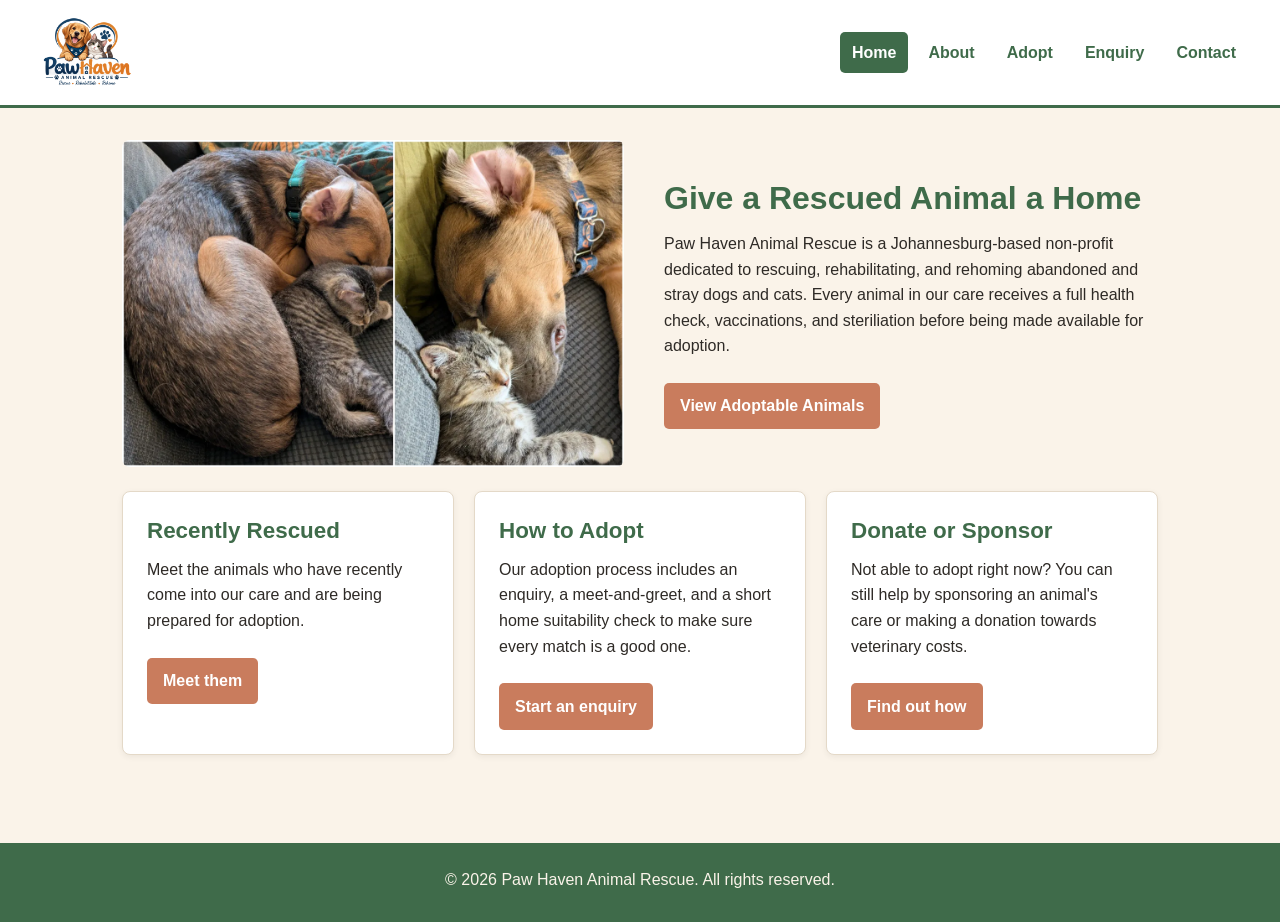
<file: index.html>
<!DOCTYPE html>
<html lang="en">
<head>
    <meta charset="UTF-8">
    <meta name="viewport" content="width=device-width, initial-scale=1.0">
    <title>Paw Haven Animal Rescue | Home</title>
    <meta name="description" content="Learn how Paw Haven Animal Rescue supports rescued dogs and cats and find out how to adopt, volunteer or sponsor animal care in Johannesburg.">
    <meta name="keywords" content="animal rescue Johannesburg, adopt a dog, adopt a cat, volunteer animal shelter, sponsor animal care">
    <link rel="stylesheet" href="css/style.css">
    <script src="js/script.js" defer></script>
</head>
<body>
    <a class="skip-link" href="#main-content">Skip to main content</a>

    <!-- Site header: logo and main navigation, repeated identically on every page -->
    <header class="site-header">
        <a class="logo-link" href="index.html" aria-label="Paw Haven home">
            <img src="images/logo.png" alt="Paw Haven Animal Rescue logo" width="165" height="160">
        </a>
        <nav aria-label="Main navigation">
            <ul>
                <li><a href="index.html" aria-current="page">Home</a></li>
                <li><a href="about.html">About</a></li>
                <li><a href="adopt.html">Adopt</a></li>
                <li><a href="enquiry.html">Enquiry</a></li>
                <li><a href="contact.html">Contact</a></li>
            </ul>
        </nav>
    </header>

    <!-- The main content introduces the rescue and the three main site pathways. -->
    <main id="main-content">
        <!-- Hero section: first thing a visitor sees, establishes purpose and a clear call to action -->
        <section id="hero" class="hero-section">
            <img class="hero-image" src="images/Rescued dog and cat.webp" alt="Rescued dog and cat at Paw Haven shelter" width="350" height="180">
            <div class="hero-copy">
                <h1>Give a Rescued Animal a Home</h1>
                <p>Paw Haven Animal Rescue is a Johannesburg-based non-profit dedicated to rescuing,
                    rehabilitating, and rehoming abandoned and stray dogs and cats. Every animal in our
                    care receives a full health check, vaccinations, and steriliation before being made
                    available for adoption.</p>
                <a class="button-link" href="adopt.html">View Adoptable Animals</a>
            </div>
        </section>

        <!-- Three highlight blocks summarising the main things a visitor can do on the site -->
        <section id="highlights" aria-label="Ways to get involved">
            <article class="content-card">
                <h2>Recently Rescued</h2>
                <p>Meet the animals who have recently come into our care and are being prepared
                    for adoption.</p>
                <a class="button-link" href="adopt.html">Meet them</a>
            </article>
            <article class="content-card">
                <h2>How to Adopt</h2>
                <p>Our adoption process includes an enquiry, a meet-and-greet, and a short home
                    suitability check to make sure every match is a good one.</p>
                <a class="button-link" href="enquiry.html">Start an enquiry</a>
            </article>
            <article class="content-card">
                <h2>Donate or Sponsor</h2>
                <p>Not able to adopt right now? You can still help by sponsoring an animal's care
                    or making a donation towards veterinary costs.</p>
                <a class="button-link" href="enquiry.html">Find out how</a>
            </article>
        </section>
    </main>

    <!-- Site footer: repeated identically on every page -->
    <footer class="site-footer">
        <p>&copy; 2026 Paw Haven Animal Rescue. All rights reserved.</p>
    </footer>
</body>
</html>
</file>
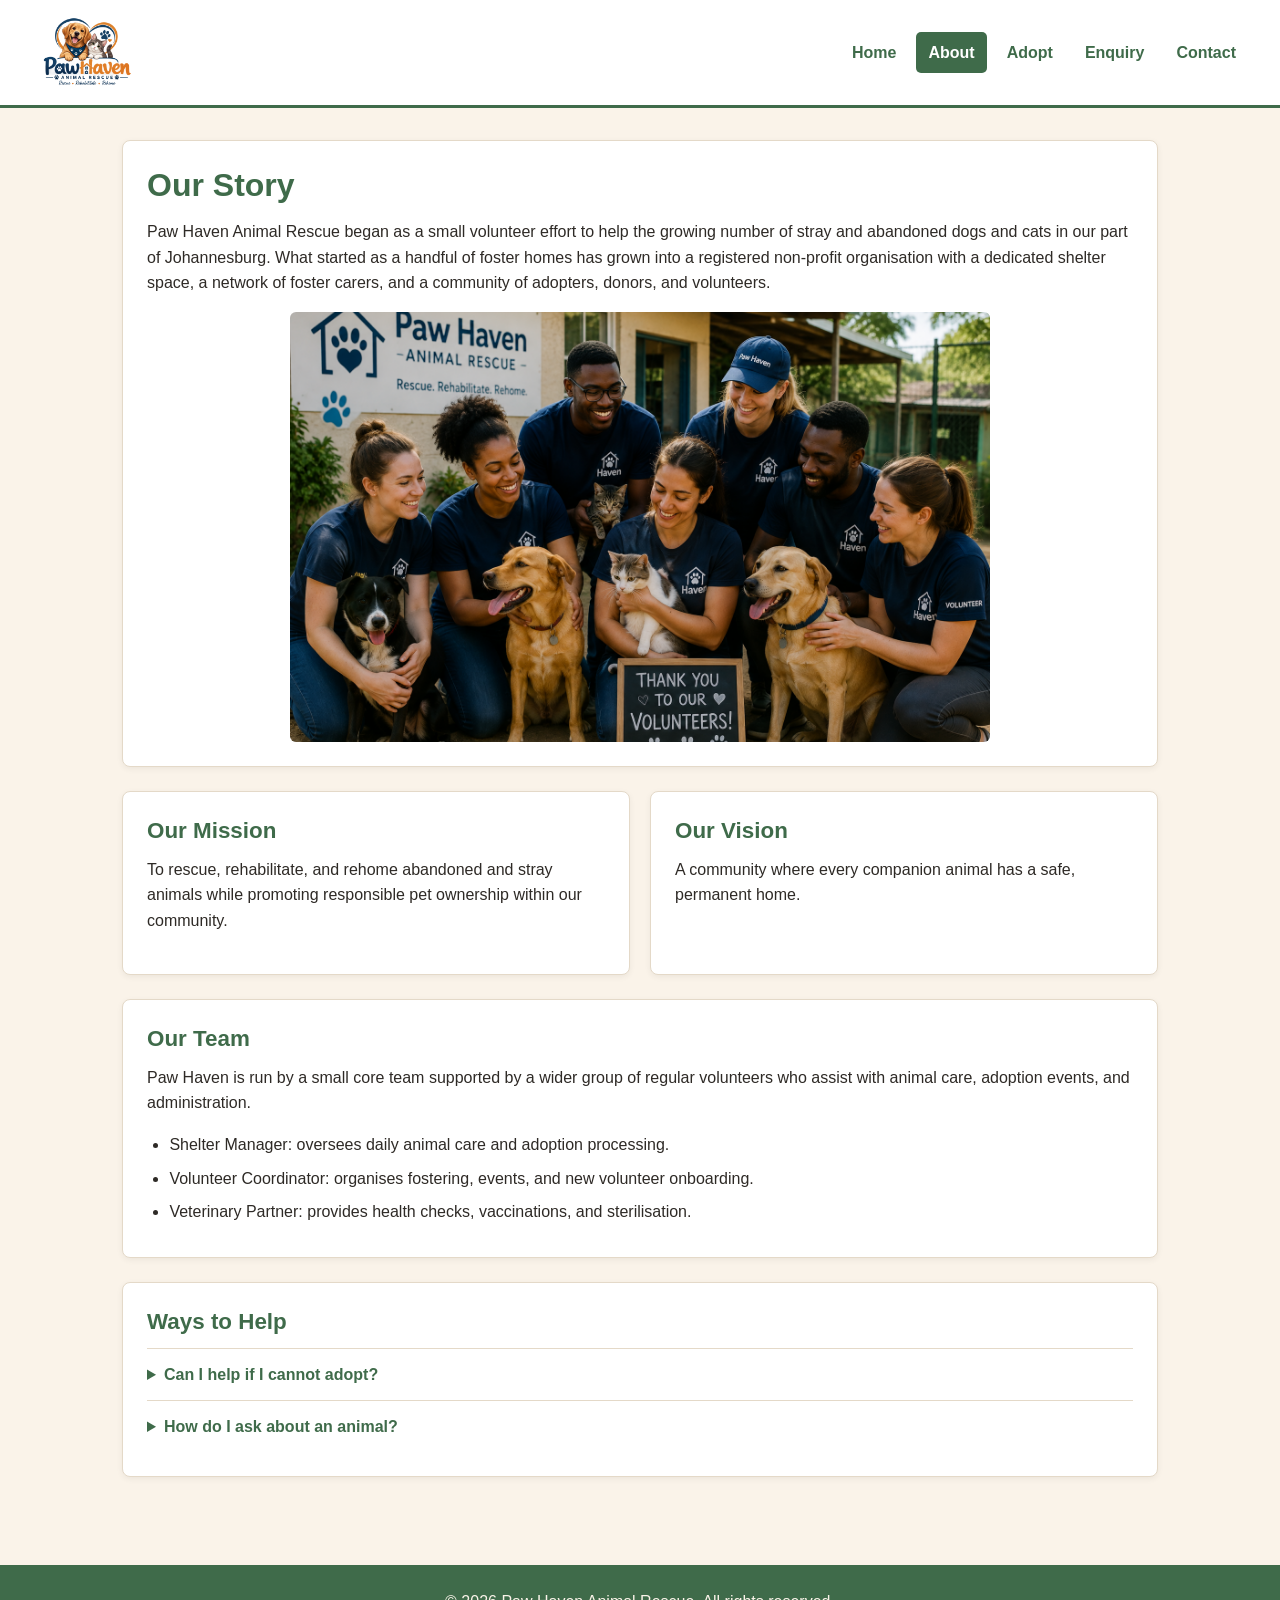
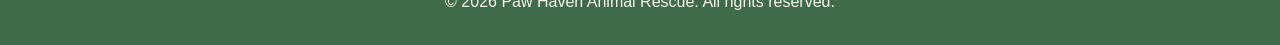
<file: about.html>
<!DOCTYPE html>
<html lang="en">
<head>
    <meta charset="UTF-8">
    <meta name="viewport" content="width=device-width, initial-scale=1.0">
    <title>About Us | Paw Haven Animal Rescue</title>
    <meta name="description" content="Learn about Paw Haven Animal Rescue's story, mission, vision, and the volunteers who run the shelter.">
    <meta name="keywords" content="about Paw Haven, animal rescue mission, animal shelter volunteers, responsible pet ownership">
    <link rel="stylesheet" href="css/style.css">
    <script src="js/script.js" defer></script>
</head>
<body>
    <a class="skip-link" href="#main-content">Skip to main content</a>

    <!-- Site header: logo and main navigation, identical on every page so the site
         feels consistent no matter which page a visitor lands on first -->
    <header class="site-header">
        <a class="logo-link" href="index.html" aria-label="Paw Haven home">
            <img src="images/logo.png" alt="Paw Haven Animal Rescue logo" width="165" height="160">
        </a>
        <nav aria-label="Main navigation">
            <ul>
                <li><a href="index.html">Home</a></li>
                <li><a href="about.html" aria-current="page">About</a></li>
                <li><a href="adopt.html">Adopt</a></li>
                <li><a href="enquiry.html">Enquiry</a></li>
                <li><a href="contact.html">Contact</a></li>
            </ul>
        </nav>
    </header>

    <!-- The main content introduces the organisation before its mission and team. -->
    <main id="main-content">
        <!-- Our Story: builds trust with a first-time visitor by explaining how the
             organisation started, before asking them to adopt, donate, or volunteer -->
        <section id="our-story" class="page-intro content-card">
            <h1>Our Story</h1>
            <p>Paw Haven Animal Rescue began as a small volunteer effort to help the growing
                number of stray and abandoned dogs and cats in our part of Johannesburg. What
                started as a handful of foster homes has grown into a registered non-profit
                organisation with a dedicated shelter space, a network of foster carers, and
                a community of adopters, donors, and volunteers.</p>
            <img class="feature-image" src="images/Paw Haven shelter team and volunteers.png" alt="Paw Haven shelter team and volunteers" width="350" height="180" loading="lazy">
        </section>

        <!-- Mission and Vision are kept short and separate from the story above so a
             visitor skimming the page can find them quickly -->
        <section class="two-column-section" id="mission-vision">
            <article class="content-card">
                <h2>Our Mission</h2>
                <p>To rescue, rehabilitate, and rehome abandoned and stray animals while promoting
                    responsible pet ownership within our community.</p>
            </article>
            <article class="content-card">
                <h2>Our Vision</h2>
                <p>A community where every companion animal has a safe, permanent home.</p>
            </article>
        </section>

        <!-- Team section: listed as roles rather than named individuals, since this is a
             fictional organisation created for the project rather than a real shelter -->
        <section id="team" class="content-card">
            <h2>Our Team</h2>
            <p>Paw Haven is run by a small core team supported by a wider group of regular
                volunteers who assist with animal care, adoption events, and administration.</p>
            <ul class="content-list">
                <li>Shelter Manager: oversees daily animal care and adoption processing.</li>
                <li>Volunteer Coordinator: organises fostering, events, and new volunteer onboarding.</li>
                <li>Veterinary Partner: provides health checks, vaccinations, and sterilisation.</li>
            </ul>
        </section>

        <!-- These expandable answers add the reference's quick guidance without replacing existing copy. -->
        <section id="help-faq" class="content-card">
            <h2>Ways to Help</h2>
            <details>
                <summary>Can I help if I cannot adopt?</summary>
                <p>Yes. Use the enquiry page to ask about volunteering or sponsoring animal care.</p>
            </details>
            <details>
                <summary>How do I ask about an animal?</summary>
                <p>Visit the Adopt page, choose an animal profile and use the enquiry form to send your question.</p>
            </details>
        </section>
    </main>

    <!-- Site footer: repeated identically on every page -->
    <footer class="site-footer">
        <p>&copy; 2026 Paw Haven Animal Rescue. All rights reserved.</p>
    </footer>
</body>
</html>
</file>
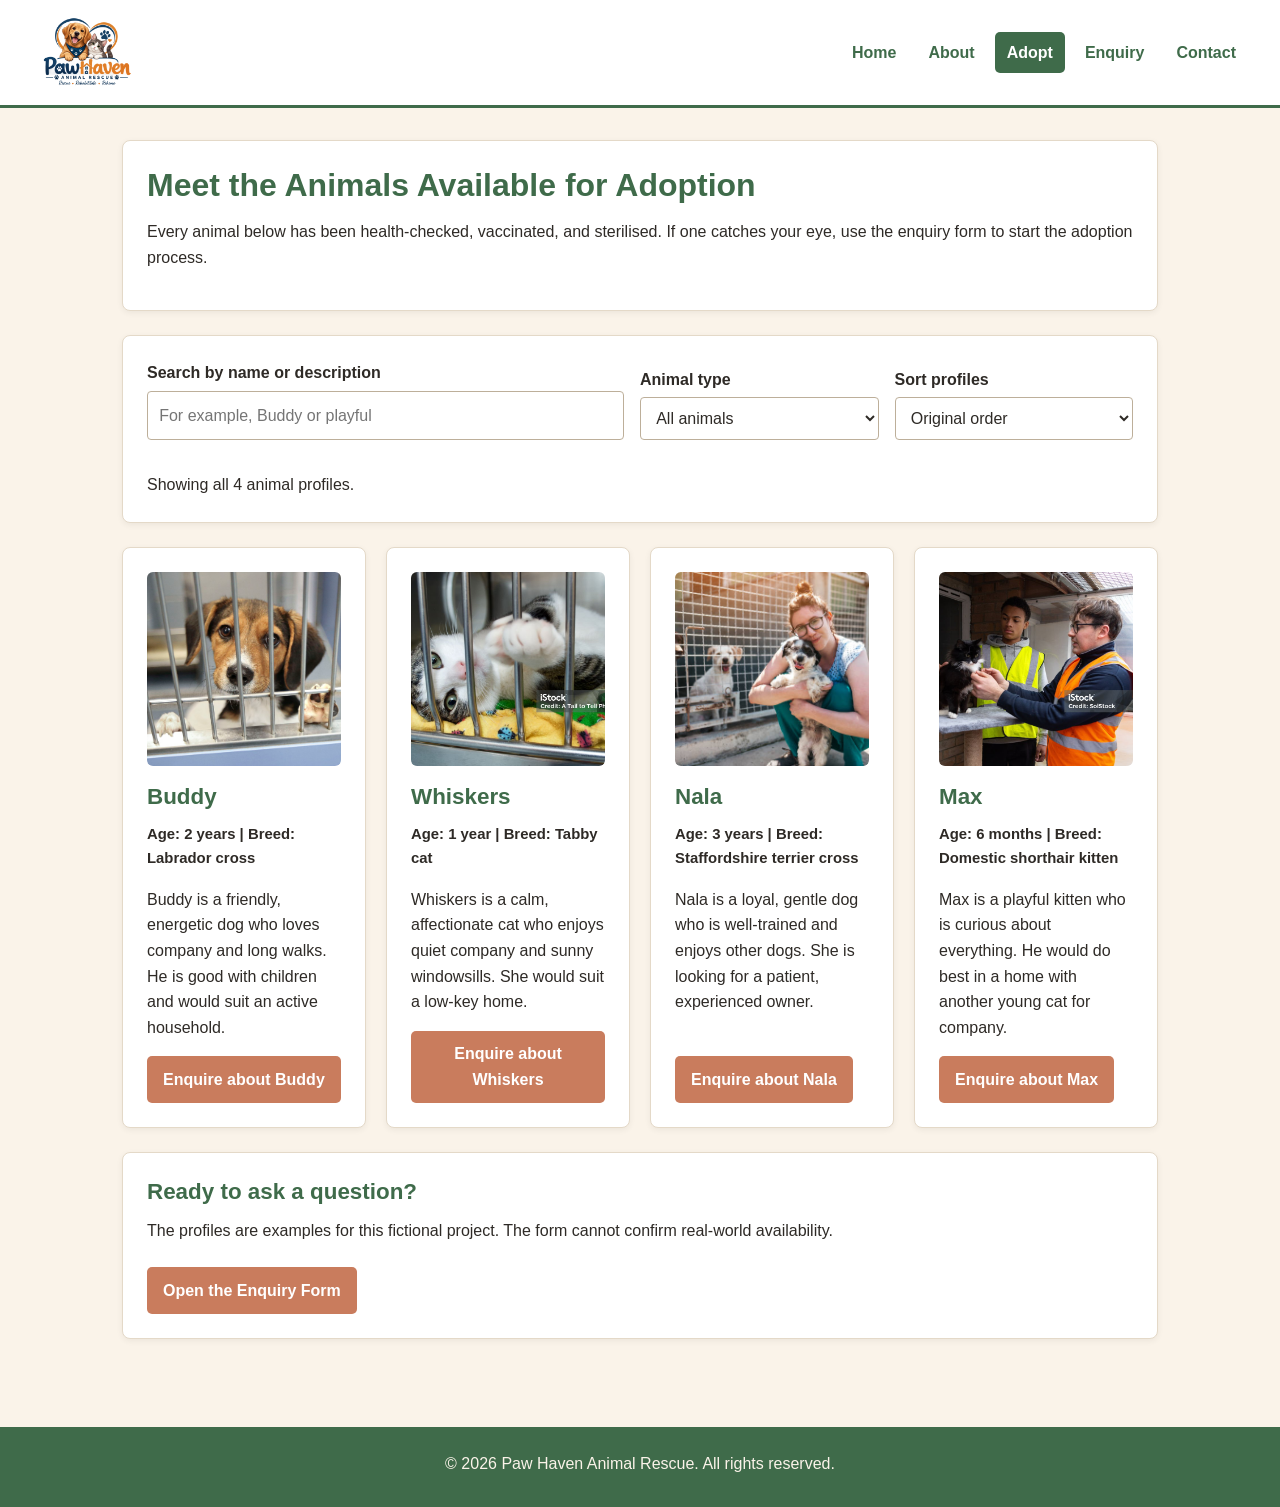
<file: adopt.html>
<!DOCTYPE html>
<html lang="en">
<head>
    <meta charset="UTF-8">
    <meta name="viewport" content="width=device-width, initial-scale=1.0">
    <title>Adopt | Paw Haven Animal Rescue</title>
    <meta name="description" content="Meet the dogs and cats currently available for adoption at Paw Haven Animal Rescue.">
    <meta name="keywords" content="adopt a dog Johannesburg, adopt a cat Johannesburg, rescue dog, rescue cat, Paw Haven animals">
    <link rel="stylesheet" href="css/style.css">
    <script src="js/script.js" defer></script>
    <!-- This page fulfils the brief's required "Services/Products" page for Paw Haven,
         renamed to "Adopt" since that is this organisation's core offering. -->
</head>
<body>
    <a class="skip-link" href="#main-content">Skip to main content</a>

    <!-- The shared header keeps navigation consistent across all pages. -->
    <header class="site-header">
        <a class="logo-link" href="index.html" aria-label="Paw Haven home">
            <img src="images/logo.png" alt="Paw Haven Animal Rescue logo" width="165" height="160">
        </a>
        <nav aria-label="Main navigation">
            <ul>
                <li><a href="index.html">Home</a></li>
                <li><a href="about.html">About</a></li>
                <li><a href="adopt.html" aria-current="page">Adopt</a></li>
                <li><a href="enquiry.html">Enquiry</a></li>
                <li><a href="contact.html">Contact</a></li>
            </ul>
        </nav>
    </header>

    <!-- Search and filters help visitors browse the animal profiles. -->
    <main id="main-content">
        <section id="adopt-intro" class="page-intro content-card">
            <h1>Meet the Animals Available for Adoption</h1>
            <p>Every animal below has been health-checked, vaccinated, and sterilised. If one
                catches your eye, use the enquiry form to start the adoption process.</p>
        </section>

        <section class="animal-tools content-card" aria-label="Search and filter animal profiles">
            <div class="field-group">
                <label for="animal-search">Search by name or description</label>
                <input type="search" id="animal-search" placeholder="For example, Buddy or playful" autocomplete="off">
            </div>
            <div class="field-group">
                <label for="animal-type-filter">Animal type</label>
                <select id="animal-type-filter">
                    <option value="all">All animals</option>
                    <option value="dog">Dogs</option>
                    <option value="cat">Cats</option>
                </select>
            </div>
            <div class="field-group">
                <label for="animal-sort">Sort profiles</label>
                <select id="animal-sort">
                    <option value="default">Original order</option>
                    <option value="name">Name (A–Z)</option>
                    <option value="age-young">Age (youngest first)</option>
                    <option value="age-old">Age (oldest first)</option>
                </select>
            </div>
            <p id="animal-results" class="results-message" aria-live="polite">Showing all 4 animal profiles.</p>
        </section>

        <!-- Each article is one adoptable animal profile: original fictional content -->
        <section id="animal-list" class="animal-grid" aria-label="Animal adoption profiles">
            <article class="animal-card content-card" data-animal-type="dog" data-age="2" data-order="1">
                <img class="lightbox-image" data-lightbox src="images/buddy.jpg" alt="Buddy, a two-year-old brown Labrador cross" width="250" height="250" loading="lazy" tabindex="0" role="button" aria-label="View a larger picture of Buddy">
                <h2>Buddy</h2>
                <p class="animal-facts">Age: 2 years | Breed: Labrador cross</p>
                <p>Buddy is a friendly, energetic dog who loves company and long walks. He is
                    good with children and would suit an active household.</p>
                <a class="button-link" href="enquiry.html?animal=Buddy">Enquire about Buddy</a>
            </article>
            <article class="animal-card content-card" data-animal-type="cat" data-age="1" data-order="2">
                <img class="lightbox-image" data-lightbox src="images/Whiskers.jpg" alt="Whiskers, a one-year-old grey tabby cat" width="250" height="250" loading="lazy" tabindex="0" role="button" aria-label="View a larger picture of Whiskers">
                <h2>Whiskers</h2>
                <p class="animal-facts">Age: 1 year | Breed: Tabby cat</p>
                <p>Whiskers is a calm, affectionate cat who enjoys quiet company and sunny
                    windowsills. She would suit a low-key home.</p>
                <a class="button-link" href="enquiry.html?animal=Whiskers">Enquire about Whiskers</a>
            </article>
            <article class="animal-card content-card" data-animal-type="dog" data-age="3" data-order="3">
                <img class="lightbox-image" data-lightbox src="images/Nala.jpg" alt="Nala, a three-year-old Staffordshire terrier cross" width="250" height="250" loading="lazy" tabindex="0" role="button" aria-label="View a larger picture of Nala">
                <h2>Nala</h2>
                <p class="animal-facts">Age: 3 years | Breed: Staffordshire terrier cross</p>
                <p>Nala is a loyal, gentle dog who is well-trained and enjoys other dogs. She is
                    looking for a patient, experienced owner.</p>
                <a class="button-link" href="enquiry.html?animal=Nala">Enquire about Nala</a>
            </article>
            <article class="animal-card content-card" data-animal-type="cat" data-age="0.5" data-order="4">
                <img class="lightbox-image" data-lightbox src="images/Max.jpg" alt="Max, a six-month-old black and white kitten" width="250" height="250" loading="lazy" tabindex="0" role="button" aria-label="View a larger picture of Max">
                <h2>Max</h2>
                <p class="animal-facts">Age: 6 months | Breed: Domestic shorthair kitten</p>
                <p>Max is a playful kitten who is curious about everything. He would do best in
                    a home with another young cat for company.</p>
                <a class="button-link" href="enquiry.html?animal=Max">Enquire about Max</a>
            </article>
            <p id="no-animals" class="empty-results" hidden>No profiles match your search. Try a different name or filter.</p>
        </section>

        <section class="content-card page-callout">
            <h2>Ready to ask a question?</h2>
            <p>The profiles are examples for this fictional project. The form cannot confirm real-world availability.</p>
            <a class="button-link" href="enquiry.html">Open the Enquiry Form</a>
        </section>
    </main>

    <!-- The footer repeats the original project information on every page. -->
    <footer class="site-footer">
        <p>&copy; 2026 Paw Haven Animal Rescue. All rights reserved.</p>
    </footer>
</body>
</html>
</file>
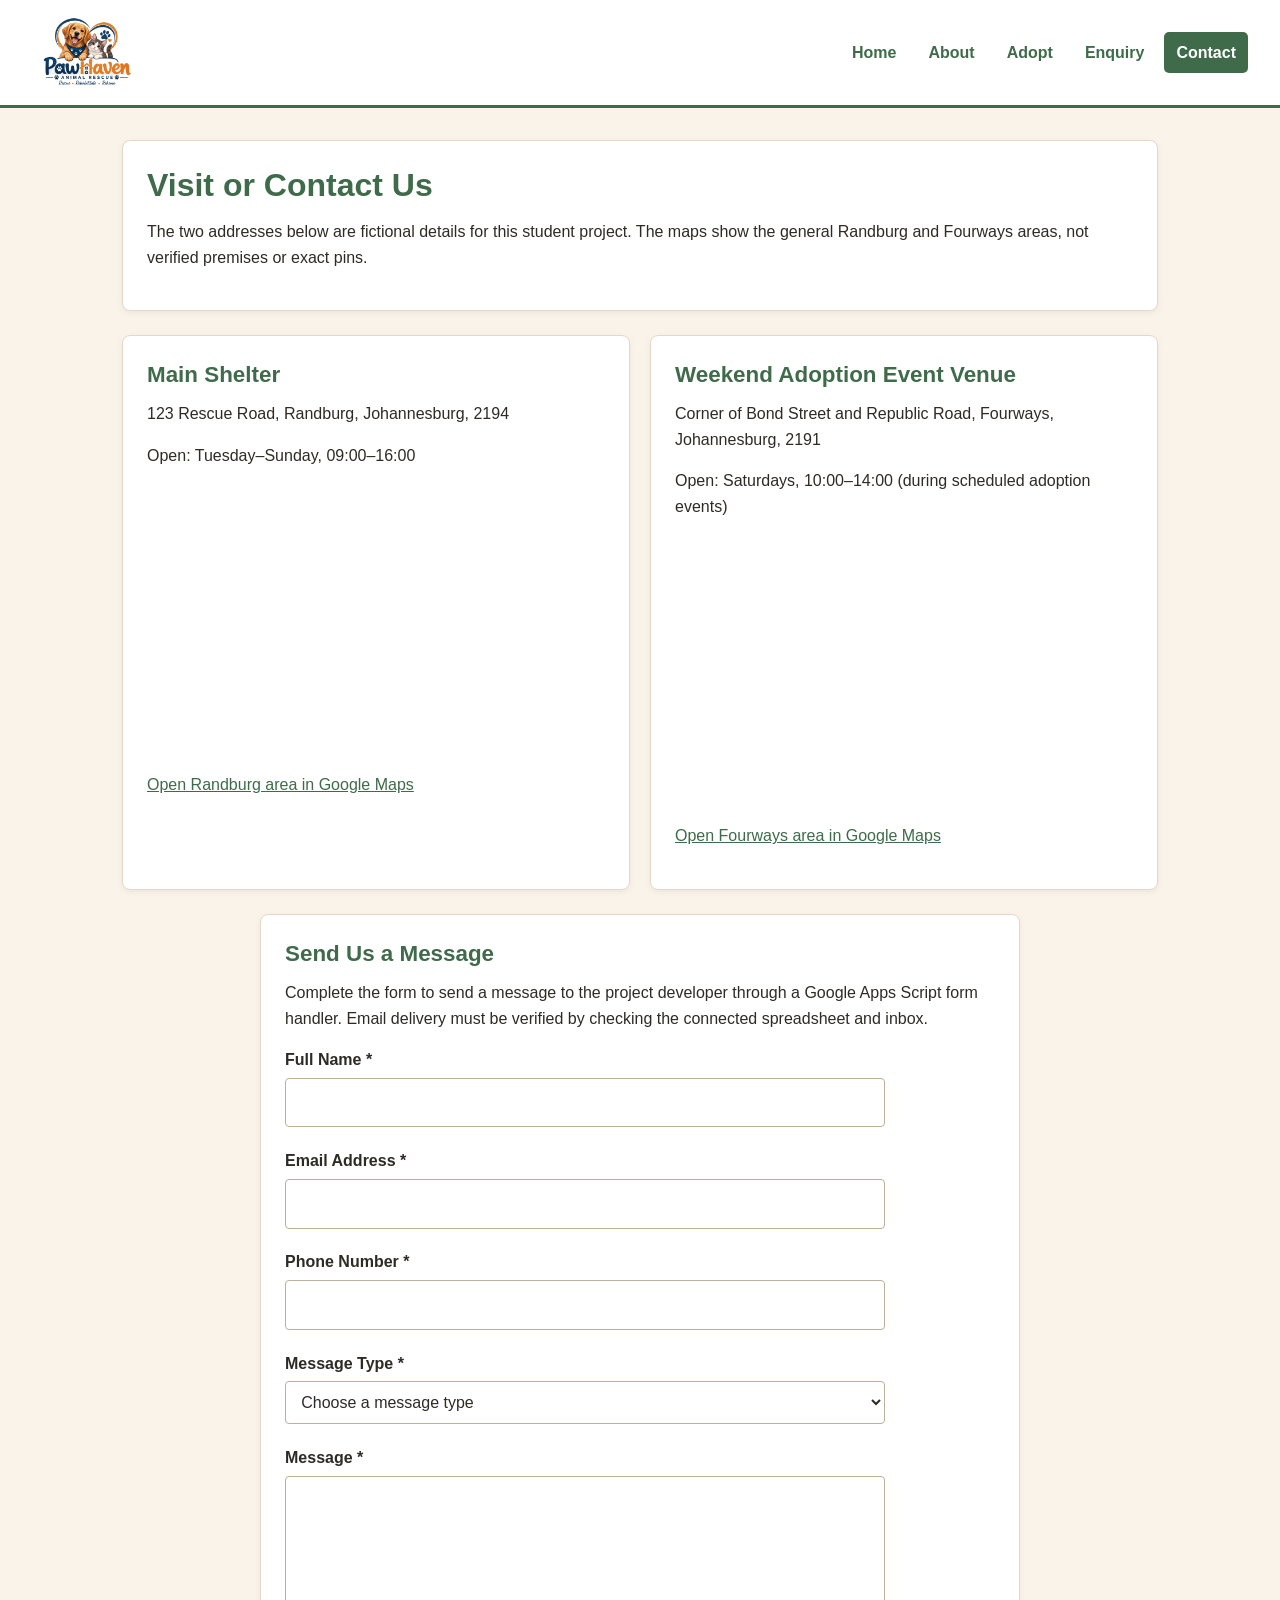
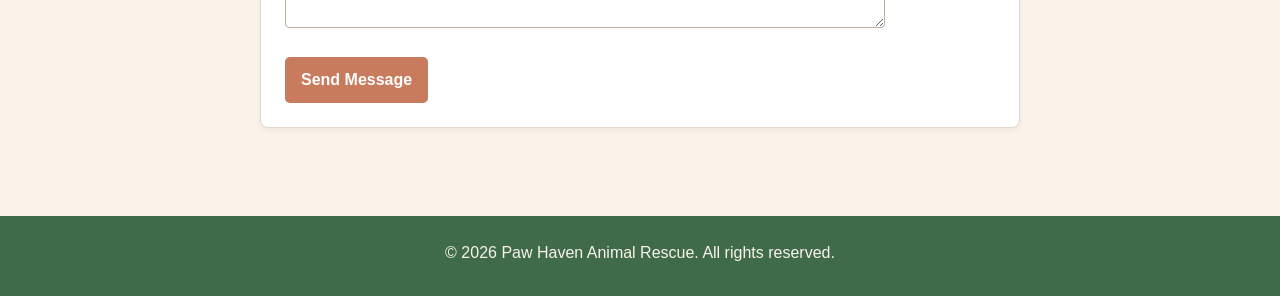
<file: contact.html>
<!DOCTYPE html>
<html lang="en">
<head>
    <meta charset="UTF-8">
    <meta name="viewport" content="width=device-width, initial-scale=1.0">
    <title>Contact | Paw Haven Animal Rescue</title>
    <meta name="description" content="Contact details, locations, and a contact form for Paw Haven Animal Rescue.">
    <meta name="keywords" content="contact animal rescue Johannesburg, Paw Haven contact, animal shelter enquiries">
    <link rel="stylesheet" href="css/style.css">
    <script src="js/script.js" defer></script>
</head>
<body>
    <a class="skip-link" href="#main-content">Skip to main content</a>

    <!-- The shared header contains the site logo and main page navigation. -->
    <header class="site-header">
        <a class="logo-link" href="index.html" aria-label="Paw Haven home">
            <img src="images/logo.png" alt="Paw Haven Animal Rescue logo" width="165" height="160">
        </a>
        <nav aria-label="Main navigation">
            <ul>
                <li><a href="index.html">Home</a></li>
                <li><a href="about.html">About</a></li>
                <li><a href="adopt.html">Adopt</a></li>
                <li><a href="enquiry.html">Enquiry</a></li>
                <li><a href="contact.html" aria-current="page">Contact</a></li>
            </ul>
        </nav>
    </header>

    <!-- The main content includes example locations and the contact form. -->
    <main id="main-content">
        <section class="page-intro content-card" id="locations">
            <h1>Visit or Contact Us</h1>
            <p>The two addresses below are fictional details for this student project. The maps show the general Randburg and Fourways areas, not verified premises or exact pins.</p>
        </section>

        <!-- Maps show general area searches, not exact premises. -->
        <section class="location-grid" aria-label="Example location areas">
            <article class="content-card location-card">
                <h2>Main Shelter</h2>
                <p>123 Rescue Road, Randburg, Johannesburg, 2194</p>
                <p>Open: Tuesday–Sunday, 09:00–16:00</p>
                <iframe title="Map showing the general Randburg, Johannesburg area" src="https://www.google.com/maps?q=Randburg%2C%20Johannesburg&output=embed" loading="lazy" referrerpolicy="no-referrer-when-downgrade" allowfullscreen></iframe>
                <p><a href="https://www.google.com/maps/search/?api=1&query=Randburg%2C%20Johannesburg" target="_blank" rel="noopener noreferrer">Open Randburg area in Google Maps</a></p>
            </article>
            <article class="content-card location-card">
                <h2>Weekend Adoption Event Venue</h2>
                <p>Corner of Bond Street and Republic Road, Fourways, Johannesburg, 2191</p>
                <p>Open: Saturdays, 10:00–14:00 (during scheduled adoption events)</p>
                <iframe title="Map showing the general Fourways, Johannesburg area" src="https://www.google.com/maps?q=Fourways%2C%20Johannesburg&output=embed" loading="lazy" referrerpolicy="no-referrer-when-downgrade" allowfullscreen></iframe>
                <p><a href="https://www.google.com/maps/search/?api=1&query=Fourways%2C%20Johannesburg" target="_blank" rel="noopener noreferrer">Open Fourways area in Google Maps</a></p>
            </article>
        </section>

        <!-- Contact form: the JavaScript validates fields and sends a request to the configured form handler. -->
        <section class="content-card form-panel" id="contact-form-section">
            <h2>Send Us a Message</h2>
            <p>Complete the form to send a message to the project developer through a Google Apps Script form handler. Email delivery must be verified by checking the connected spreadsheet and inbox.</p>
            <form id="contact-form" data-form="contact" data-recipient="donald.mudzani@gmail.com" novalidate>
                <div class="field-group">
                    <label for="contact-name">Full Name <span aria-hidden="true">*</span></label>
                    <input type="text" id="contact-name" name="name" autocomplete="name" minlength="2" maxlength="80" required aria-describedby="contact-name-error">
                    <span class="field-error" id="contact-name-error"></span>
                </div>
                <div class="field-group">
                    <label for="contact-email">Email Address <span aria-hidden="true">*</span></label>
                    <input type="email" id="contact-email" name="email" autocomplete="email" maxlength="120" required aria-describedby="contact-email-error">
                    <span class="field-error" id="contact-email-error"></span>
                </div>
                <div class="field-group">
                    <label for="contact-phone">Phone Number <span aria-hidden="true">*</span></label>
                    <input type="tel" id="contact-phone" name="phone" autocomplete="tel" pattern="[0-9 +()\-]{7,20}" title="Use 7 to 20 characters: digits, spaces, +, brackets or hyphens." required aria-describedby="contact-phone-error">
                    <span class="field-error" id="contact-phone-error"></span>
                </div>
                <div class="field-group">
                    <label for="contact-type">Message Type <span aria-hidden="true">*</span></label>
                    <select id="contact-type" name="messageType" required aria-describedby="contact-type-error">
                        <option value="">Choose a message type</option>
                        <option>General question</option>
                        <option>Adoption follow-up</option>
                        <option>Volunteering</option>
                        <option>Sponsorship or donation</option>
                        <option>Website feedback</option>
                    </select>
                    <span class="field-error" id="contact-type-error"></span>
                </div>
                <div class="field-group">
                    <label for="contact-message">Message <span aria-hidden="true">*</span></label>
                    <textarea id="contact-message" name="message" rows="5" minlength="10" maxlength="1500" required aria-describedby="contact-message-error"></textarea>
                    <span class="field-error" id="contact-message-error"></span>
                </div>
                <button type="submit">Send Message</button>
                <p id="contact-status" class="form-status" role="status" aria-live="polite"></p>
            </form>
        </section>
    </main>

    <!-- The footer repeats the original project information on every page. -->
    <footer class="site-footer">
        <p>&copy; 2026 Paw Haven Animal Rescue. All rights reserved.</p>
    </footer>
</body>
</html>
</file>
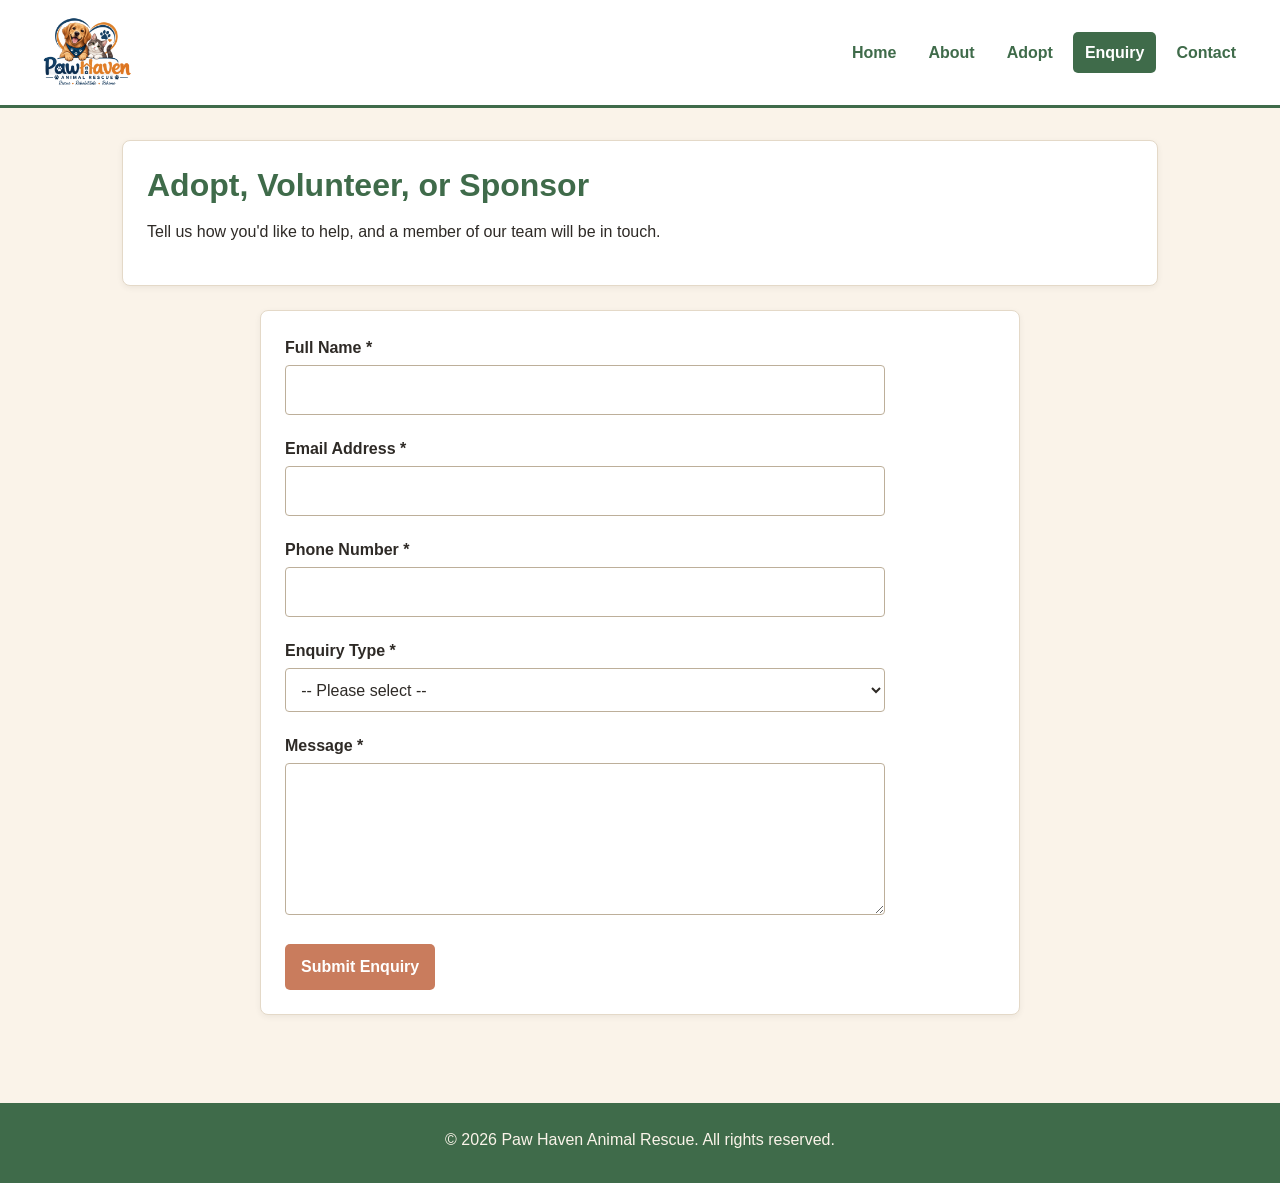
<file: enquiry.html>
<!DOCTYPE html>
<html lang="en">
<head>
    <meta charset="UTF-8">
    <meta name="viewport" content="width=device-width, initial-scale=1.0">
    <title>Enquiry | Paw Haven Animal Rescue</title>
    <meta name="description" content="Enquire about adopting an animal, volunteering, or sponsoring at Paw Haven Animal Rescue.">
    <meta name="keywords" content="animal adoption enquiry, volunteer animal shelter, sponsor rescue animals, Paw Haven Johannesburg">
    <link rel="stylesheet" href="css/style.css">
    <script src="js/script.js" defer></script>
</head>
<body>
    <a class="skip-link" href="#main-content">Skip to main content</a>

    <!-- The shared header contains the site logo and main page navigation. -->
    <header class="site-header">
        <a class="logo-link" href="index.html" aria-label="Paw Haven home">
            <img src="images/logo.png" alt="Paw Haven Animal Rescue logo" width="165" height="160">
        </a>
        <nav aria-label="Main navigation">
            <ul>
                <li><a href="index.html">Home</a></li>
                <li><a href="about.html">About</a></li>
                <li><a href="adopt.html">Adopt</a></li>
                <li><a href="enquiry.html" aria-current="page">Enquiry</a></li>
                <li><a href="contact.html">Contact</a></li>
            </ul>
        </nav>
    </header>

    <!-- The main section contains the enquiry form and its status feedback. -->
    <main id="main-content">
        <section class="page-intro content-card" id="enquiry-intro">
            <h1>Adopt, Volunteer, or Sponsor</h1>
            <p>Tell us how you'd like to help, and a member of our team will be in touch.</p>
        </section>

        <!-- Enquiry form: the animal field appears when an adoption enquiry is selected. -->
        <section class="form-panel content-card" id="enquiry-form-section">
            <form id="enquiry-form" data-form="enquiry" data-recipient="donald.mudzani@gmail.com" novalidate>
                <div class="field-group">
                    <label for="enquiry-name">Full Name <span aria-hidden="true">*</span></label>
                    <input type="text" id="enquiry-name" name="name" autocomplete="name" minlength="2" maxlength="80" required aria-describedby="enquiry-name-error">
                    <span class="field-error" id="enquiry-name-error"></span>
                </div>
                <div class="field-group">
                    <label for="enquiry-email">Email Address <span aria-hidden="true">*</span></label>
                    <input type="email" id="enquiry-email" name="email" autocomplete="email" maxlength="120" required aria-describedby="enquiry-email-error">
                    <span class="field-error" id="enquiry-email-error"></span>
                </div>
                <div class="field-group">
                    <label for="enquiry-phone">Phone Number <span aria-hidden="true">*</span></label>
                    <input type="tel" id="enquiry-phone" name="phone" autocomplete="tel" pattern="[0-9 +()\-]{7,20}" title="Use 7 to 20 characters: digits, spaces, +, brackets or hyphens." required aria-describedby="enquiry-phone-error">
                    <span class="field-error" id="enquiry-phone-error"></span>
                </div>
                <div class="field-group">
                    <label for="enquiry-type">Enquiry Type <span aria-hidden="true">*</span></label>
                    <select id="enquiry-type" name="enquiryType" required aria-describedby="enquiry-type-error">
                        <option value="">-- Please select --</option>
                        <option value="adopt">Adopt an animal</option>
                        <option value="volunteer">Volunteer</option>
                        <option value="sponsor">Sponsor an animal</option>
                        <option value="other">Other</option>
                    </select>
                    <span class="field-error" id="enquiry-type-error"></span>
                </div>
                <div class="field-group" id="animal-choice-group" hidden>
                    <label for="enquiry-animal">Which animal are you asking about? <span aria-hidden="true">*</span></label>
                    <select id="enquiry-animal" name="animal" aria-describedby="enquiry-animal-error">
                        <option value="">Choose an animal</option>
                        <option>Buddy</option>
                        <option>Whiskers</option>
                        <option>Nala</option>
                        <option>Max</option>
                    </select>
                    <span class="field-error" id="enquiry-animal-error"></span>
                </div>
                <div class="field-group">
                    <label for="enquiry-message">Message <span aria-hidden="true">*</span></label>
                    <textarea id="enquiry-message" name="message" rows="5" minlength="10" maxlength="1000" required aria-describedby="enquiry-message-error"></textarea>
                    <span class="field-error" id="enquiry-message-error"></span>
                </div>
                <button type="submit">Submit Enquiry</button>
                <p id="enquiry-status" class="form-status" role="status" aria-live="polite"></p>
            </form>
        </section>
    </main>

    <!-- The footer repeats the original project information on every page. -->
    <footer class="site-footer">
        <p>&copy; 2026 Paw Haven Animal Rescue. All rights reserved.</p>
    </footer>
</body>
</html>
</file>
<file: css/style.css>
/* Reset and shared colour tokens keep the layout consistent across every page. */
* {
    box-sizing: border-box;
    margin: 0;
    padding: 0;
}

:root {
    --forest-green: #3F6B4A;
    --terracotta: #C97C5D;
    --terracotta-dark: #A8613F;
    --cream: #FAF3E9;
    --ink: #2E2A26;
    --border: #E4D9C8;
    --white: #FFFFFF;
    --error: #9B1C1C;
}

html { scroll-behavior: smooth; }

body {
    font-family: 'Segoe UI', Arial, sans-serif;
    font-size: 1rem;
    line-height: 1.6;
    color: var(--ink);
    background-color: var(--cream);
}

img, iframe { max-width: 100%; }
img { display: block; height: auto; }
a { color: var(--forest-green); }
a:hover { color: var(--terracotta-dark); }

a:focus-visible, button:focus-visible, input:focus-visible,
select:focus-visible, textarea:focus-visible, summary:focus-visible,
.lightbox-image:focus-visible {
    outline: 3px solid var(--terracotta-dark);
    outline-offset: 3px;
}

.skip-link {
    position: absolute;
    left: -9999px;
    top: 0;
    z-index: 1000;
    padding: 0.75rem 1rem;
    background: var(--white);
}
.skip-link:focus { left: 1rem; top: 1rem; }

/* Typography and spacing establish a clear reading hierarchy. */
h1, h2, h3 {
    font-family: 'Trebuchet MS', Verdana, sans-serif;
    color: var(--forest-green);
    line-height: 1.3;
    margin-bottom: 0.75rem;
}
h1 { font-size: 2rem; }
h2 { font-size: 1.4rem; }
p { margin-bottom: 1rem; }

/* Header and navigation share the same structure on every page. */
.site-header {
    display: flex;
    align-items: center;
    justify-content: space-between;
    gap: 1.5rem;
    padding: 1rem 2rem;
    background: var(--white);
    border-bottom: 3px solid var(--forest-green);
}
.logo-link { flex: 0 0 auto; }
.site-header .logo-link img { width: 110px; height: auto; }
nav ul { display: flex; flex-wrap: wrap; align-items: center; gap: 0.5rem; list-style: none; }
nav a {
    display: inline-block;
    padding: 0.5rem 0.75rem;
    color: var(--forest-green);
    font-weight: 700;
    text-decoration: none;
    border-radius: 5px;
}
nav a:hover, nav a[aria-current="page"] { color: var(--white); background: var(--forest-green); }

/* Main content, cards and call-to-action links form the reusable page layout. */
main { width: min(1100px, 100%); margin: 0 auto; padding: 2rem; }
section { margin-bottom: 1.5rem; }
.content-card {
    padding: 1.5rem;
    background: var(--white);
    border: 1px solid var(--border);
    border-radius: 8px;
    box-shadow: 0 2px 6px rgba(0, 0, 0, 0.06);
}
.page-intro { margin-bottom: 1.5rem; }
.hero-section {
    display: grid;
    grid-template-columns: minmax(0, 1fr) minmax(0, 1fr);
    align-items: center;
    gap: 2rem;
}
.hero-image { width: 100%; max-height: 440px; object-fit: cover; border-radius: 8px; }
.hero-copy { padding: 0.5rem; }
#highlights { display: grid; grid-template-columns: repeat(3, minmax(0, 1fr)); gap: 1.25rem; }
#highlights article { display: flex; flex-direction: column; align-items: flex-start; }
.button-link, button {
    display: inline-block;
    width: fit-content;
    margin-top: 0.5rem;
    padding: 0.65rem 1rem;
    border: 0;
    border-radius: 5px;
    background: var(--terracotta);
    color: var(--white);
    font: inherit;
    font-weight: 600;
    text-align: center;
    text-decoration: none;
    cursor: pointer;
}
.button-link:hover, button:hover { background: var(--terracotta-dark); color: var(--white); }
button:active { transform: translateY(1px); }
.feature-image { width: min(700px, 100%); max-height: 430px; margin: 1rem auto 0; object-fit: cover; border-radius: 6px; }
.two-column-section { display: grid; grid-template-columns: repeat(2, minmax(0, 1fr)); gap: 1.25rem; }
.content-list { padding-left: 1.4rem; list-style: disc; }
.content-list li { margin-bottom: 0.5rem; }
details { padding: 0.8rem 0; border-top: 1px solid var(--border); }
summary { color: var(--forest-green); font-weight: 700; cursor: pointer; }
details p { margin: 0.6rem 0 0; }

/* Search controls and animal cards stay aligned as visitors filter the list. */
.animal-tools { display: grid; grid-template-columns: 2fr 1fr 1fr; gap: 1rem; align-items: end; }
.field-group { display: flex; flex-direction: column; gap: 0.3rem; margin-bottom: 1rem; }
.field-group label { font-weight: 700; }
input, select, textarea {
    width: 100%;
    padding: 0.7rem;
    border: 1px solid #BDAF9A;
    border-radius: 4px;
    background: var(--white);
    color: var(--ink);
    font: inherit;
}
textarea { resize: vertical; }
.results-message { grid-column: 1 / -1; margin: 0; }
.animal-grid { display: grid; grid-template-columns: repeat(4, minmax(0, 1fr)); gap: 1.25rem; align-items: stretch; }
.animal-card { display: flex; flex-direction: column; align-items: flex-start; }
.animal-card > img { width: 100%; aspect-ratio: 1 / 1; object-fit: cover; border-radius: 6px; margin-bottom: 1rem; }
.lightbox-image { cursor: zoom-in; }
.animal-card .animal-facts { font-size: 0.93rem; font-weight: 600; }
.animal-card .button-link { margin-top: auto; }
.empty-results { grid-column: 1 / -1; padding: 1rem; text-align: center; }
.page-callout { margin-top: 1.5rem; }

/* The maps and forms use the same card treatment and readable status feedback. */
.location-grid { display: grid; grid-template-columns: repeat(2, minmax(0, 1fr)); gap: 1.25rem; }
.location-card iframe { width: 100%; height: 280px; border: 0; border-radius: 6px; }
.form-panel { max-width: 760px; margin: 0 auto 1.5rem; }
.form-panel form { max-width: 600px; }
.field-error { color: var(--error); font-size: 0.9rem; }
.form-status { margin-top: 1rem; padding: 0.75rem; border-radius: 5px; }
.form-status:empty { display: none; }
.form-status.success { background: #E8F4E8; border: 1px solid #9BC69B; color: #1F542A; }
.form-status.error { background: #FFF0F0; border: 1px solid #D99; color: var(--error); }
.email-draft-link { margin-top: 0.75rem; }
[hidden] { display: none !important; }
button:disabled { cursor: wait; opacity: 0.7; }

/* Footer links remain legible against the dark green background. */
.site-footer {
    margin-top: 2rem;
    padding: 1.5rem;
    background: var(--forest-green);
    color: var(--cream);
    text-align: center;
}
.site-footer p { margin-bottom: 0.4rem; }
.site-footer a { color: var(--white); }
.site-footer a:hover { color: #F5D5C5; }

/* The dialog enlarges animal photos while keeping a keyboard-accessible close control. */
.lightbox-dialog {
    width: min(900px, calc(100% - 2rem));
    max-width: 900px;
    margin: auto;
    padding: 1rem;
    border: 0;
    border-radius: 8px;
    background: var(--white);
}
.lightbox-dialog::backdrop { background: rgba(20, 20, 20, 0.82); }
.lightbox-dialog img { max-height: 75vh; width: auto; margin: 0 auto; object-fit: contain; }
.lightbox-dialog .lightbox-close { display: block; margin: 0 0 0.75rem auto; }
.lightbox-caption { margin: 0.75rem 0 0; text-align: center; }

/* Tablet layouts reduce columns before narrow screens cause cramped content. */
@media (max-width: 900px) {
    main { padding: 1.5rem; }
    .site-header { padding: 1rem 1.5rem; }
    .hero-section { gap: 1.25rem; }
    #highlights { grid-template-columns: repeat(2, minmax(0, 1fr)); }
    .animal-grid { grid-template-columns: repeat(2, minmax(0, 1fr)); }
    .animal-tools { grid-template-columns: repeat(2, minmax(0, 1fr)); }
    .animal-tools .field-group:first-child { grid-column: 1 / -1; }
}

/* Mobile layouts stack content and navigation to fit small screens. */
@media (max-width: 600px) {
    body { font-size: 0.96rem; }
    h1 { font-size: 1.65rem; }
    h2 { font-size: 1.25rem; }
    .site-header { flex-direction: column; align-items: stretch; gap: 0.75rem; padding: 1rem; }
    .site-header .logo-link { align-self: center; }
    .site-header .logo-link img { width: 90px; }
    nav ul { display: grid; grid-template-columns: repeat(2, minmax(0, 1fr)); gap: 0.4rem; }
    nav li:last-child { grid-column: 1 / -1; }
    nav a { display: block; padding: 0.55rem 0.4rem; text-align: center; }
    main { padding: 1rem; }
    .hero-section, .two-column-section, .location-grid { grid-template-columns: 1fr; }
    .hero-copy { padding: 0; }
    #highlights, .animal-grid { grid-template-columns: 1fr; }
    .animal-tools { grid-template-columns: 1fr; }
    .animal-tools .field-group:first-child { grid-column: auto; }
    .content-card { padding: 1rem; }
    .location-card iframe { height: 240px; }
}

/* Honour reduced-motion settings for visitors who prefer fewer animations. */
@media (prefers-reduced-motion: reduce) {
    html { scroll-behavior: auto; }
    *, *::before, *::after { transition-duration: 0.01ms !important; animation-duration: 0.01ms !important; }
}
</file>
